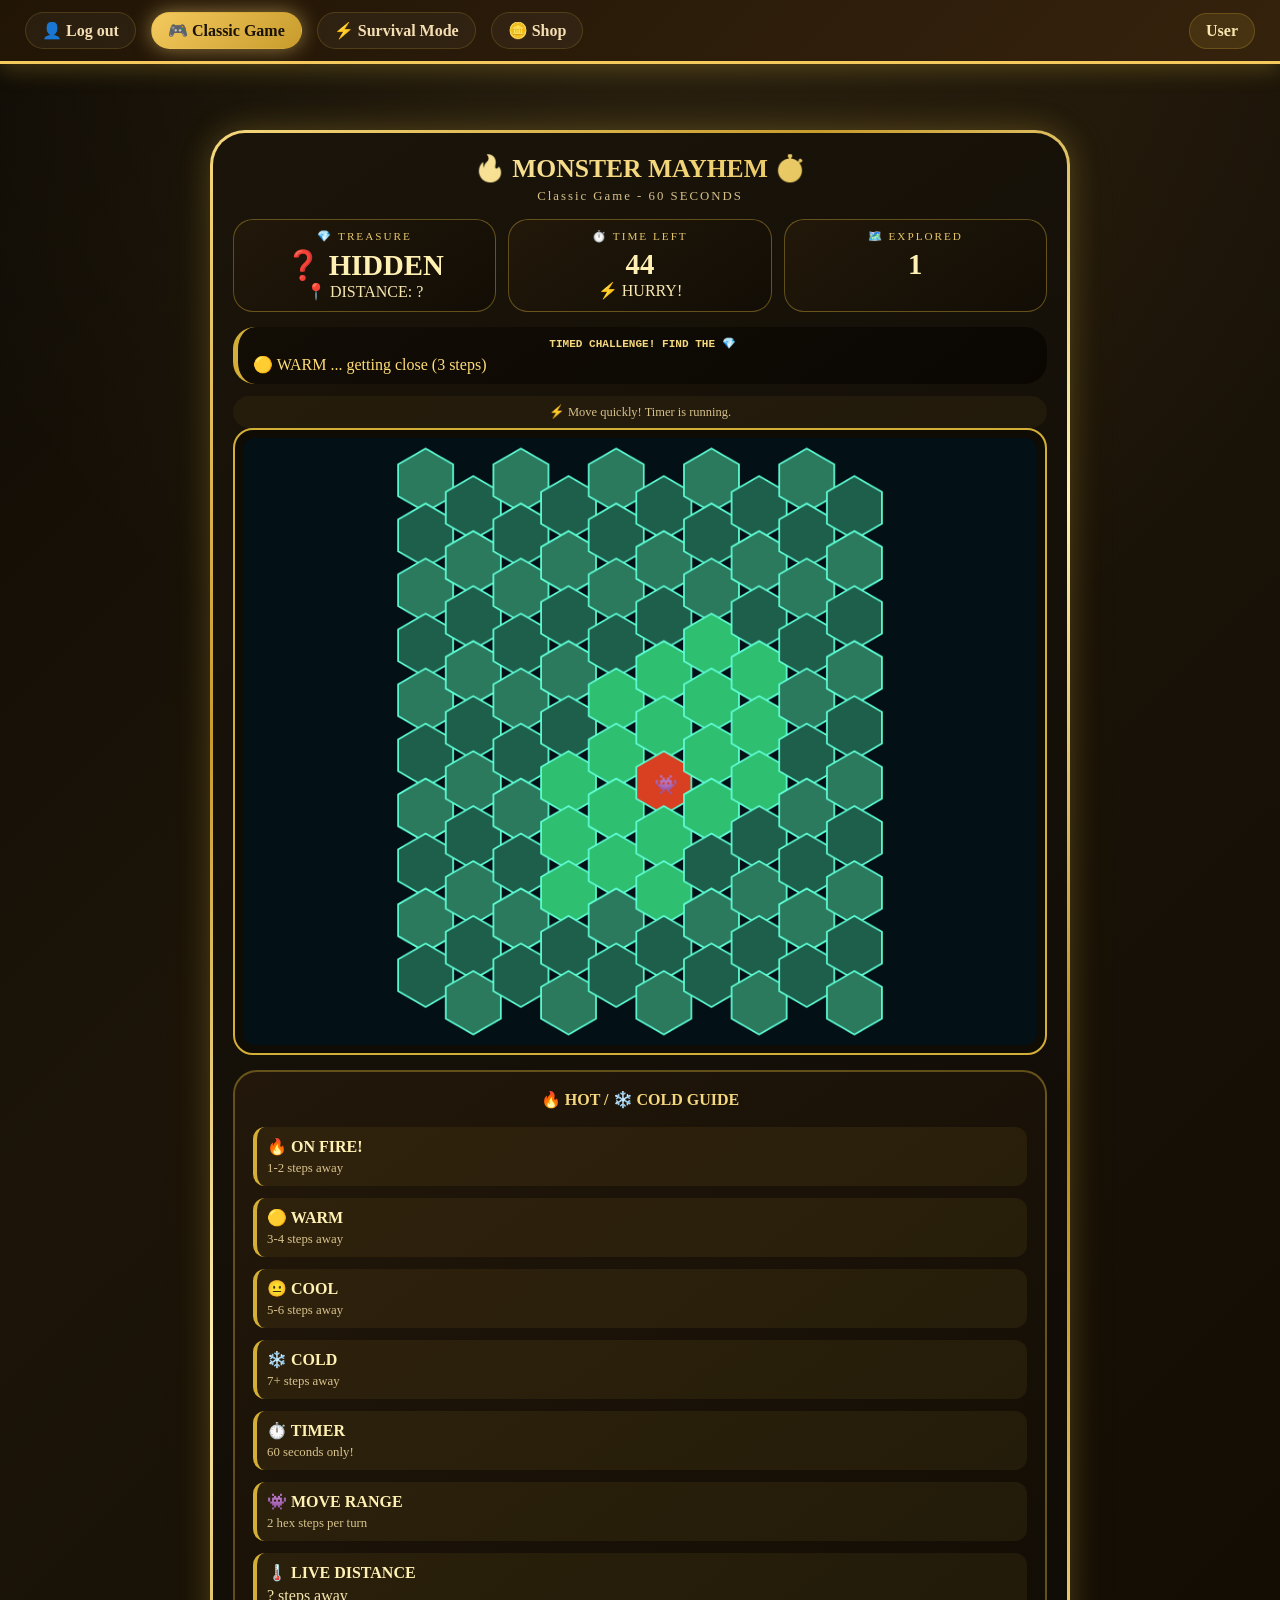
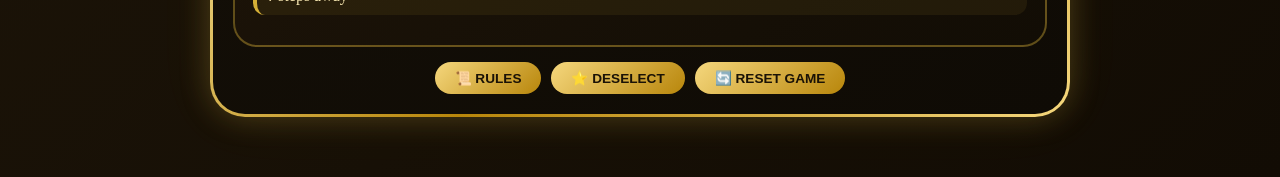
<file: index.html>
<!DOCTYPE html>
<html lang="en">
<head>
    <meta charset="UTF-8">
    <title>Monster Mayhem - Classic</title>
    <link rel="stylesheet" href="style.css">

</head>

<body>

<!-- TOP NAV BAR -navigation bar -->
<div class="top-nav fire-nav">
    <!-- Navigation links container -->
    <div class="nav-links">

        <!-- Logout button -->
        <a href="login.html">👤 Log out</a>
        <!-- Current active game page -->
        <a href="index.html" class="active">🎮 Classic Game</a>
        <a href="challenge.html">⚡ Survival Mode</a>
        <a href="shop.html">🪙 Shop </a>

    </div>

    <!-- Displays current username -->
    <div class="user-info" id="userDisplay">
     User

    </div>

</div>
<!-- Main outer game container -->
<div class="game-container fire-container">

    <!-- Decorative golden frame -->
    <div class="golden-frame fire-frame">

        <!-- Main game content area -->
        <div class="game-content fire-content">

            <!-- Title , Game title section -->
            <div class="game-header">

                <!-- Main title -->
                <div class="game-title fire-title">🔥 MONSTER MAYHEM ⏱️</div>
                <!-- Subtitle/game mode -->
                <div class="game-subtitle fire-subtitle">
                    Classic Game - 60 SECONDS
                </div>

            </div>
            <!-- Statistics panel -->
            <div class="stats-panel">

                <!-- Treasure status card -->
                <div class="stat-card fire-card">

                    <div class="stat-label">
                        💎 TREASURE
                    </div>

                    <!-- Updated with JavaScript -->
                    <div class="stat-value" id="treasureStatus">
                        ❓ HIDDEN

                    </div>

                    <!-- Distance hint display -->
                    <div class="hot-cold-mini" id="hotColdMini">
                        📍 DISTANCE: ?
                    </div>
                </div>

                <!-- Timer card -->
                <div class="stat-card fire-card">

                    <div class="stat-label">
                        ⏱️ TIME LEFT
                    </div>

                    <!-- Countdown timer -->
                    <div class="stat-value" id="timeLeftDisplay">
                         60

                    </div>

                    <!-- Timer warning badge -->
                    <div class="status-badge" id="timerBadge">
                        ⚡ HURRY!

                    </div>
                </div>

                <!-- Explored hex count -->
                <div class="stat-card fire-card">

                    <div class="stat-label">
                        🗺️ EXPLORED
                    </div>

                    <!-- Tracks explored tiles -->
                    <div class="stat-value" id="exploredCount">
                        0

                    </div>
                </div>

            </div>
            <!--STATUS AREA- Shows live game updates -->
            <div class="status-area fire-status">

                <!-- Main status message -->
                <div class="status-message" id="gameStatus">
                    🔥 TIMER RUNNING! Find the treasure!
                </div>

                <!-- Hot/cold hint text -->
                <div class="hot-cold" id="hotColdHint">
                    🌡️ DISTANCE: ?
                </div>

            </div>

            <!-- Additional instructions -->
            <div class="status-detail" id="statusDetail">

                ⏱️ You have 60 seconds!
                Click BRIGHT ORANGE hexes to move!
                Find treasure before time runs out!

            </div>

            <!-- GAME AND SIDE PANEL -->
            <!-- Layout containing canvas and side info -->
            <div class="game-layout">

                <!-- GAME CANVAS -->

                <!-- Container for canvas -->
                <div class="canvas-wrapper">

                    <!-- Main game rendering area -->
                    <canvas
                        id="hexCanvas"
                        width="850"
                        height="650">
                    </canvas>

                </div>

                <!-- SIDE PANEL -->

                <!-- Information/help panel -->
                <div class="side-panel fire-side">

                    <!-- Side panel heading -->
                    <h3>🔥 HOT / ❄️ COLD GUIDE</h3>

                    <!-- Distance guide -->
                    <div class="info-box fire-info">

                        <strong>🔥 ON FIRE!</strong>

                        <p>1-2 steps away</p>

                    </div>

                    <!-- Warm distance guide -->
                    <div class="info-box fire-info">

                        <strong>🟡 WARM</strong>

                        <p>3-4 steps away</p>

                    </div>

                    <!-- Cool distance guide -->
                    <div class="info-box fire-info">

                        <strong>😐 COOL</strong>

                        <p>5-6 steps away</p>

                    </div>

                    <!-- Cold distance guide -->
                    <div class="info-box fire-info">

                        <strong>❄️ COLD</strong>

                        <p>7+ steps away</p>

                    </div>

                    <!-- Timer explanation -->
                    <div class="info-box fire-info">

                        <strong>⏱️ TIMER</strong>

                        <p>60 seconds only!</p>

                    </div>

                    <!-- Move range explanation -->
                    <div class="info-box fire-info">

                        <strong>👾 MOVE RANGE</strong>

                        <p>2 hex steps per turn</p>

                    </div>

                    <!-- Live distance tracker -->
                    <div class="info-box fire-info live-feed">

                        <strong>🌡️ LIVE DISTANCE</strong>

                        <!-- Updated dynamically -->
                        <div id="sideHotCold">

                            ? steps away

                        </div>
                    </div>

                </div>

            </div>

            <!-- BUTTONS -->

            <!-- Control buttons area -->
            <div class="button-panel">

                <!-- Opens rules popup -->
                <button class="btn-fire" id="infoBtn">
                    📜 RULES
                </button>

                <!-- Removes selected tile -->
                <button
                    class="btn-fire btn-dark"
                    id="deselectBtn">
                    ⭐ DESELECT
                </button>

                <!-- Restarts game -->
                <button
                    class="btn-fire btn-dark"
                    id="resetBtn">

                    🔄 RESET GAME

                </button>
            </div>

        </div>

    </div>

</div>

<!-- RULES MODAL -->

<!-- Popup window for game rules -->
<div id="infoModal" class="modal">

    <!-- Modal content box -->
    <div class="modal-content fire-modal">

        <!-- Modal title -->
        <div class="modal-header">

            🔥 TIMED CHALLENGE RULES 🔥

        </div>

        <!-- Modal body -->
        <div class="modal-body">

            <!-- Rules list -->
            <ul>

                <!-- Time limit rule -->
                <li>
                    ⏱️
                    <strong>60 SECOND TIME LIMIT</strong>

                    - Find treasure before timer ends!
                </li>

                <!-- Treasure rule -->
                <li>
                    💎
                    <strong>HIDDEN TREASURE</strong>

                    - Invisible until you find it!
                </li>

                <!-- Hint system rule -->
                <li>
                    🔥
                    <strong>HOT/COLD HINTS</strong>

                    - Tells you how close you are!
                </li>

                <!-- Movement rule -->
                <li>
                    🟠
                    <strong>ORANGE HEXES</strong>

                    = Valid moves (2 step range)
                </li>

                <!-- Warning system rule -->
                <li>
                    ⚡
                    <strong>TIMER WARNING</strong>

                    - Red flash when 10 seconds left!
                </li>

                <!-- Win condition -->
                <li>
                    🏆
                    <strong>WIN</strong>

                    - Land on treasure before time expires!
                </li>

                <!-- Lose condition -->
                <li>
                    💀
                    <strong>LOSE</strong>

                    - Timer reaches 0 before finding treasure!
                </li>

            </ul>

        </div>

        <!-- Modal footer -->
        <div class="modal-footer">

            <!-- Closes popup -->
            <button class="btn-fire" id="closeModalBtn">

                GOT IT!

            </button>

        </div>

    </div>

</div>

<!-- Links external JavaScript game logic -->
<script src="script.js"></script>

</body>
</html>
</file>
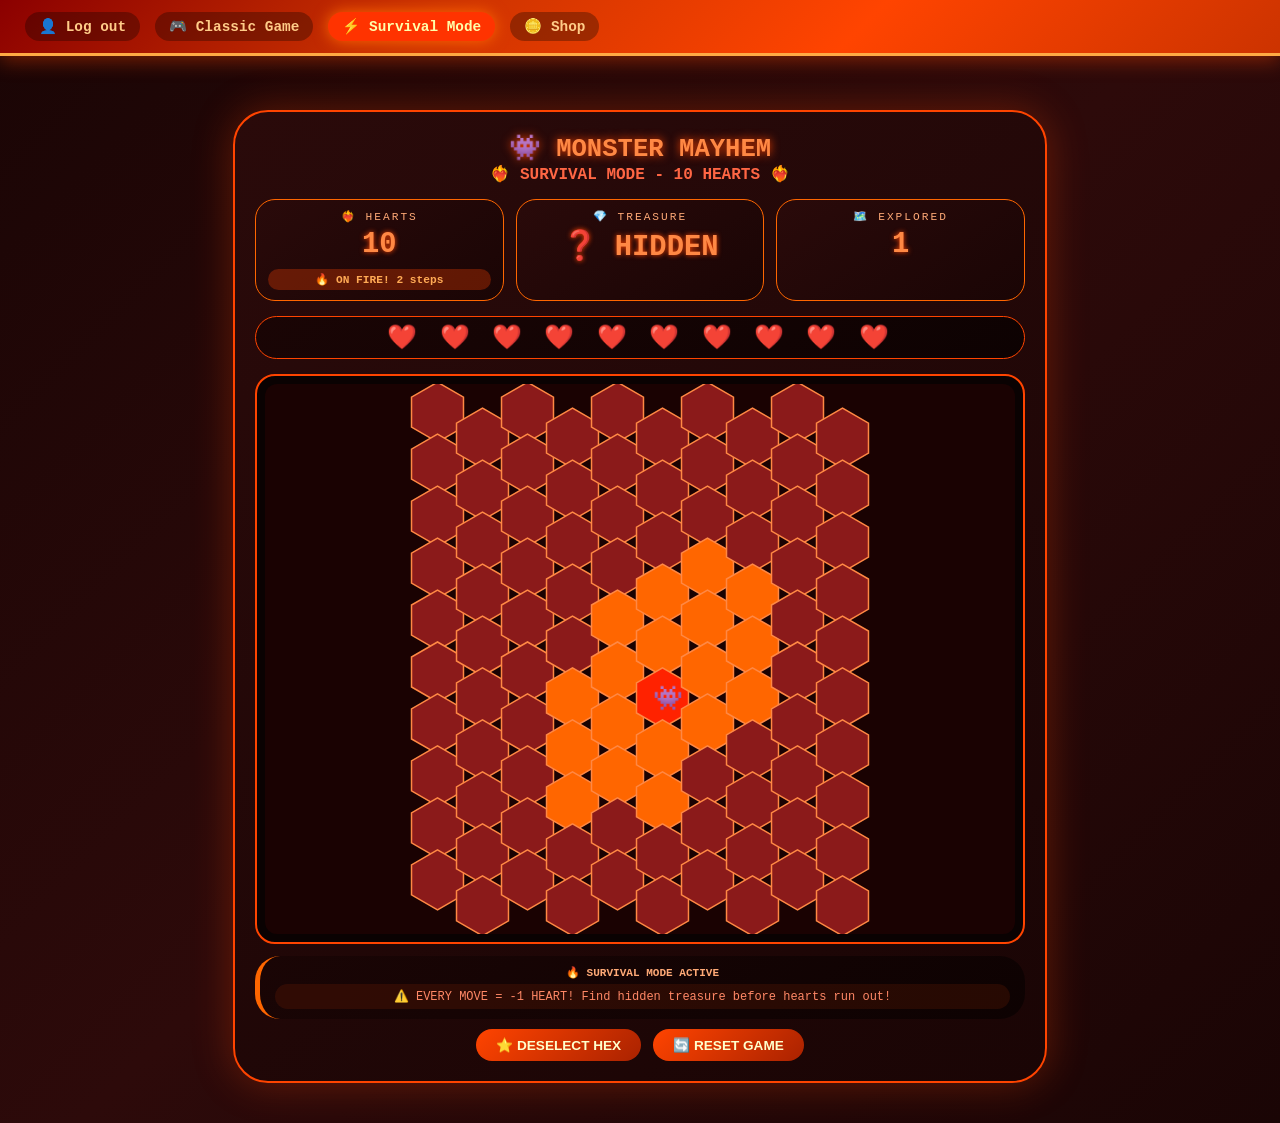
<file: challenge.html>
<!DOCTYPE html>

<!-- Declares HTML5 document type -->
<html lang="en">

<head>

    <!-- Sets website character encoding -->
    <meta charset="UTF-8">

    <!-- Makes website responsive on phones/tablets -->
    <meta name="viewport" content="width=device-width, initial-scale=1.0">

    <!-- Website title shown in browser tab -->
    <title>Monster Mayhem - FIRE SURVIVAL MODE | 10 Hearts</title>

    <!-- Links external CSS stylesheet -->
    <link rel="stylesheet" href="challenge.css">

</head>

<body>

<!-- TOP NAV -->

<!-- Navigation bar shown at top of page -->
<div class="top-nav">
    <div class="nav-links">
        <a href="login.html">👤 Log out </a>
        <a href="index.html">🎮 Classic Game</a>
        <a href="challange.html" class="active">
            ⚡ Survival Mode
        </a>
        <a href="shop.html">🪙 Shop </a>

    </div>

</div>

<!-- MAIN GAME CONTAINER -containing the whole game -->
<div class="game-container">

    <!-- HEADER - Game title section -->
    <div class="game-header">
        <!-- Main game title -->
        <h1>👾 MONSTER MAYHEM</h1>
        <!-- Game mode subtitle -->
        <h2>❤️‍🔥 SURVIVAL MODE - 10 HEARTS ❤️‍🔥</h2>

    </div>

    <!-- STATS -->
    <!-- Panel showing game statistics -->
    <div class="stats-panel">

        <!-- Hearts/lives card -->
        <div class="stat-card">

            <!-- Label text -->
            <div class="stat-label">❤️‍🔥 HEARTS</div>

            <!-- Dynamic hearts counter updated with JavaScript -->
            <div class="stat-value" id="heartsCount">10</div>

            <!-- Displays hot/cold distance hints -->
            <div class="hot-cold-mini" id="hotColdMini">
                📍 DISTANCE: ?
            </div>

        </div>

        <!-- Treasure status card -->
        <div class="stat-card">

            <!-- Label -->
            <div class="stat-label">💎 TREASURE</div>

            <!-- Shows treasure state (hidden/found) -->
            <div class="stat-value" id="treasureStatus">
                ❓ HIDDEN
            </div>

        </div>

        <!-- Explored hex count card -->
        <div class="stat-card">

            <!-- Label -->
            <div class="stat-label">🗺️ EXPLORED</div>

            <!-- Displays number of explored spaces -->
            <div class="stat-value" id="exploredCount">1</div>

        </div>

    </div>

    <!-- HEARTS -->

    <!-- Visual display of remaining player hearts -->
    <div class="hearts-visual" id="heartsVisual">

        <!-- Starting 10 hearts -->
        ❤️ ❤️ ❤️ ❤️ ❤️ ❤️ ❤️ ❤️ ❤️ ❤️

    </div>

    <!-- CANVAS -->

    <!-- Container for game canvas -->
    <div class="canvas-wrapper">

        <!-- Main game drawing area controlled by JavaScript -->
        <canvas id="gameCanvas" width="750" height="550"></canvas>

    </div>

    <!-- STATUS -->

    <!-- Area displaying game messages and hints -->
    <div class="status-area">

        <!-- Main game status message -->
        <div class="status-message" id="statusMsg">

            🔥 SURVIVAL MODE ACTIVE

        </div>

        <!-- Detailed instructions/status -->
        <div class="status-detail" id="statusDetail">

            ⚠️ EVERY MOVE = -1 HEART!
            Find hidden treasure before hearts run out!

        </div>

    </div>

    <!-- BUTTONS -->

    <!-- Button controls section -->
    <div class="button-panel">

        <!-- Button to remove selected hex -->
        <button class="btn-fire" id="deselectBtn">

            ⭐ DESELECT HEX

        </button>

        <!-- Button to restart/reset the game -->
        <button class="btn-fire" id="resetBtn">

            🔄 RESET GAME

        </button>

    </div>

</div>

<!-- RULES MODAL -->

<!-- Popup window showing survival mode rules -->
<div id="rulesModal" class="modal">

    <!-- Modal content container -->
    <div class="modal-content">

        <!-- Modal title/header -->
        <div class="modal-header">

            🔥 SURVIVAL MODE RULES 🔥

        </div>

        <!-- Modal body containing rules -->
        <div class="modal-body">

            <!-- Rules list -->
            <ul>

                <!-- Rule about starting hearts -->
                <li>
                    ❤️‍🔥 Start with
                    <strong>10 HEARTS</strong>
                </li>

                <!-- Rule explaining heart loss -->
                <li>
                    💀 <strong>EVERY MOVE</strong>
                    costs
                    <strong style="color:#ff0000">
                        -1 HEART
                    </strong>
                </li>

                <!-- Rule about winning -->
                <li>
                    💎 Find the
                    <strong>HIDDEN TREASURE</strong>
                    to WIN
                </li>

                <!-- Rule about hints -->
                <li>
                    🔥 <strong>HOT/COLD</strong>
                    hints tell you treasure distance
                </li>

                <!-- Rule about valid moves -->
                <li>
                    🟠 Only
                    <strong>BRIGHT ORANGE hexes</strong>
                    are valid moves
                </li>

                <!-- Rule about losing -->
                <li>
                    💀 Game OVER when hearts reach 0
                </li>

                <!-- Rule about total moves -->
                <li>
                    🏆 You have 10 moves total.
                    Make them count!
                </li>

            </ul>

        </div>

        <!-- Modal footer buttons -->
        <div class="modal-footer">

            <!-- Button to close rules popup -->
            <button class="btn-fire" id="closeModalBtn">

                GOT IT!

            </button>

        </div>

    </div>

</div>

<!-- Links external JavaScript game logic -->
<script src="challenge.js"></script>

</body>
</html>
</file>
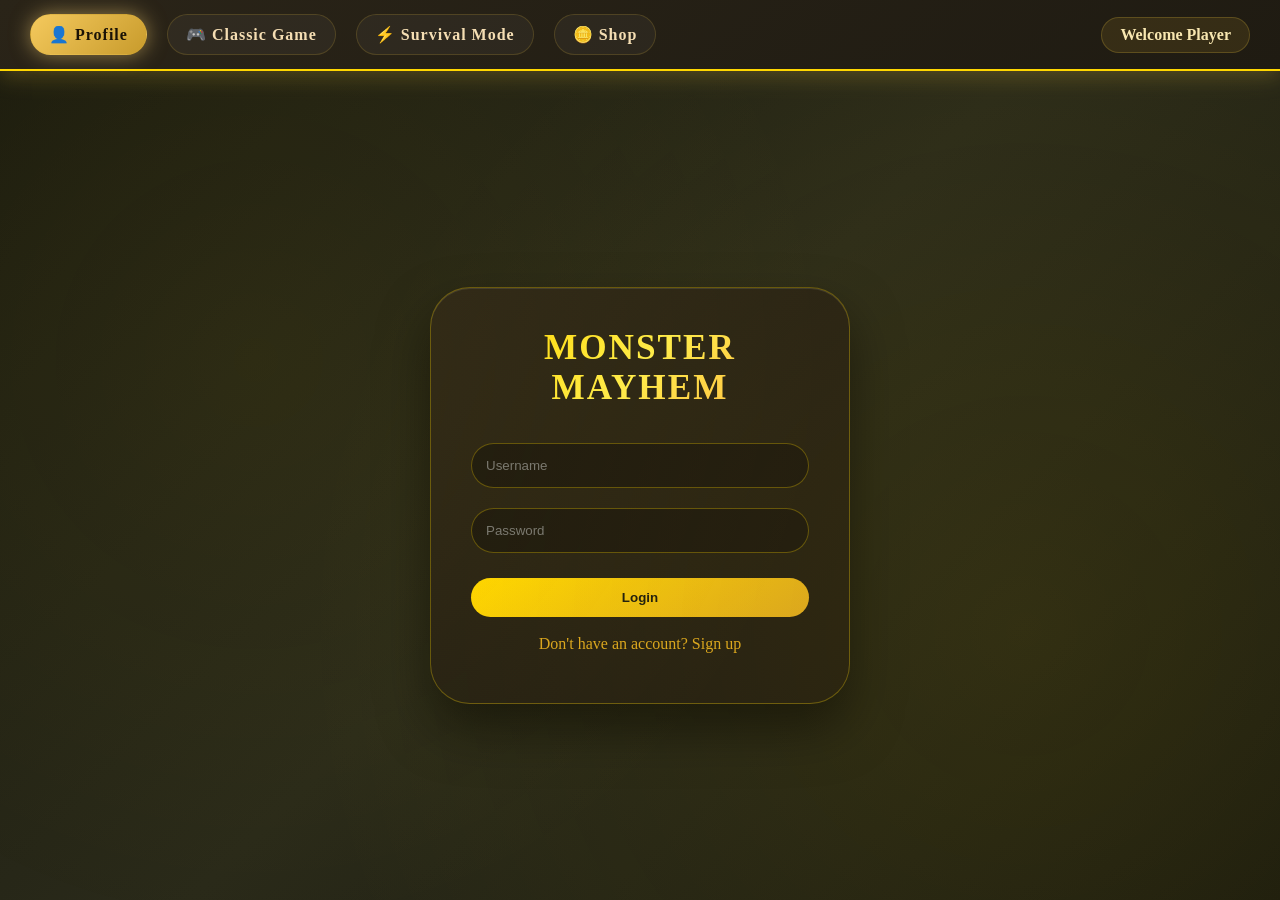
<file: login.html>
<!DOCTYPE html>
<html lang="en">
<head>
    <meta charset="UTF-8">
    <meta name="viewport" content="width=device-width, initial-scale=1.0">
    <title>Monster Mayhem - Login</title>

    <link rel="stylesheet" href="login.css">
</head>

<body>

<!-- NAVBAR -->
<div class="top-nav">
     <!--Navigate to different pages -->
    <div class="nav-links">
        <a href="login.html" class="active">👤 Profile</a>
        <a href="index.html">🎮 Classic Game</a>
        <a href="challenge.html">⚡ Survival Mode</a>
        <a href="shop.html">🪙 Shop</a>
    </div>

    <div class="user-info">
        Welcome Player
    </div>

</div>

<!-- LOGIN BOX -->
<div class="login-container">

    <h1>MONSTER MAYHEM</h1>

    <!-- LOGIN -->
    <div id="loginForm">
        <!--Where user can enter their details: name and password-->
        <input type="text" id="username" placeholder="Username">

        <input type="password" id="password" placeholder="Password">

        <button onclick="login()">Login</button>

        <div class="switch-mode" onclick="showSignup()">
            Don't have an account? Sign up
        </div>

    </div>

    <!-- SIGNUP -->
    <div id="signupForm" style="display:none">
        <!--For user that doesn't have an account-->
        <input type="text" id="newUsername" placeholder="Username">

        <input type="password" id="newPassword" placeholder="Password">

        <button onclick="signup()">Sign Up</button>

        <div class="switch-mode" onclick="showLogin()">
            Back to Login
        </div>

    </div>

    <!-- ERROR MESSAGE -->
    <div id="message" class="error"></div>

</div>

<script src="login.js"></script>

</body>
</html>
</file>
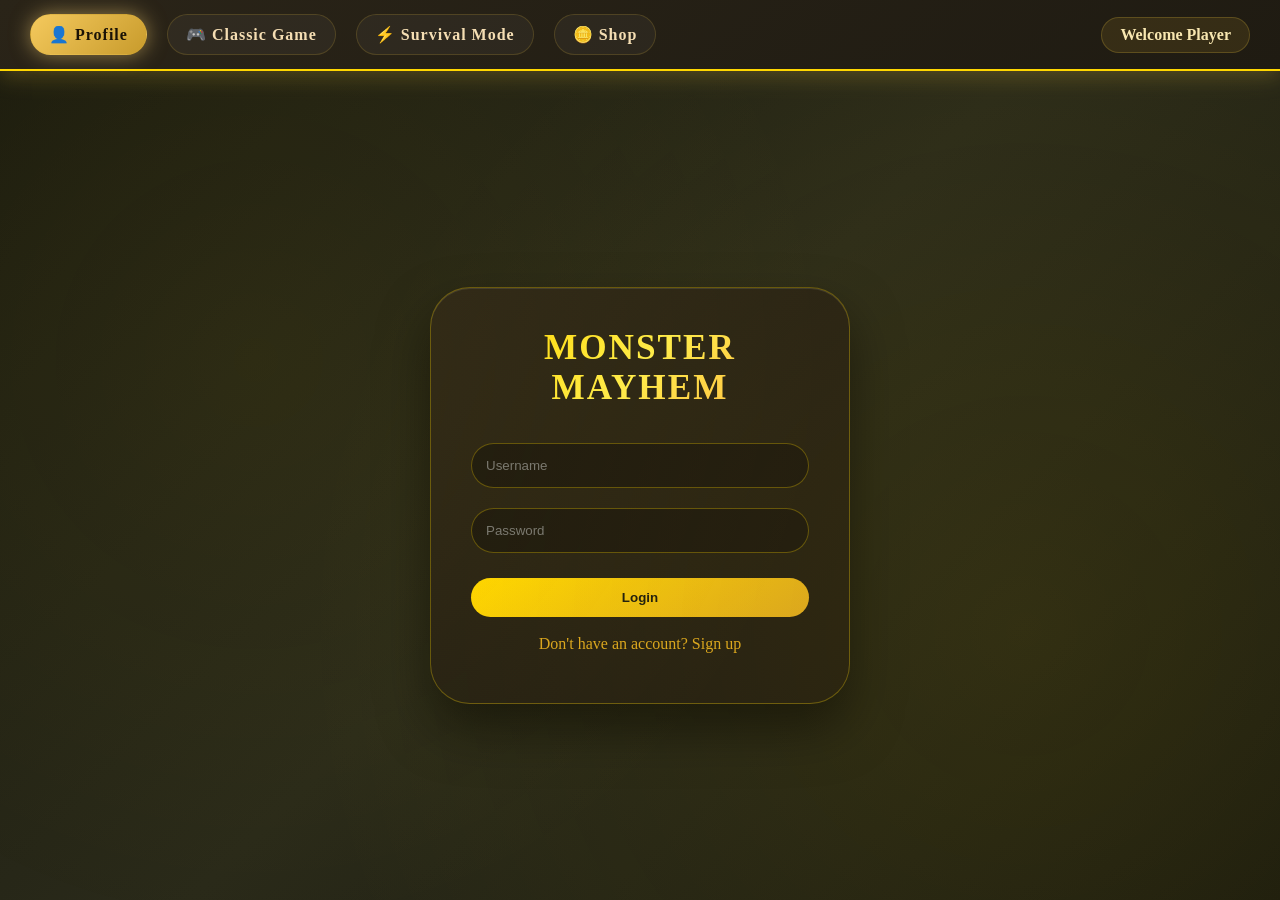
<file: shop.html>
<!DOCTYPE html>
<html lang="en">
<head>
    <meta charset="UTF-8">
    <title>Monster Mayhem - Shop</title>

    <link rel="stylesheet" href="shop.css">
</head>

<body>

<!-- TOP NAV BAR -->
<div class="top-nav">

    <div class="nav-links">
        <a href="login.html">👤 Log Out</a>
        <a href="index.html">🎮 Classic Game</a>
        <a href="challenge.html">⚡ Survival Mode</a>
        <a href="shop.html" class="active">🪙 Shop</a>
    </div>

    <div class="user-info" id="userDisplay">
        Not logged in
    </div>

</div>

<!-- MAIN CONTENT -->
<div class="main-content">

    <!-- SHOP SECTION -->
    <div class="shop-section">

        <h2>🛒 Character Shop</h2>

        <p class="shop-text">
            Spend coins to unlock monsters
        </p>

        <!-- CLASSIC -->
        <div class="character-item">
            <span>👾 Classic</span>
            <span>FREE</span>
            <span>Owned</span>
        </div>

        <!-- DRAGON -->
        <div class="character-item">
            <span>🐉 Dragon</span>
            <span>50 coins</span>
            <button onclick="buyCharacter('🐉', 50)">
                Buy
            </button>
        </div>

        <!-- GHOST -->
        <div class="character-item">
            <span>👻 Ghost</span>
            <span>100 coins</span>
            <button onclick="buyCharacter('👻', 100)">
                Buy
            </button>
        </div>

        <!-- SKULL -->
        <div class="character-item">
            <span>💀 Skull</span>
            <span>200 coins</span>
            <button onclick="buyCharacter('💀', 200)">
                Buy
            </button>
        </div>

    </div>

</div>

<script src="shop.js"></script>

</body>
</html>
</file>
<file: style.css>
/* ========== RESET ========== */

* {
    margin: 0;
    padding: 0;
    box-sizing: border-box;
    user-select: none;
}

/* ========== BODY ========== */

body {
    background:
        radial-gradient(circle at top, rgba(255,215,120,0.08), transparent 40%),
        linear-gradient(135deg, #0f0b05 0%, #1c1408 40%, #120c04 100%);

    font-family: 'Georgia', 'Times New Roman', serif;

    min-height: 100vh;

    color: #f7e7b0;

    display: flex;
    justify-content: center;
    align-items: center;

    padding: 20px;
}

/* ========== NAVBAR ========== */

.top-nav {
    background: linear-gradient(135deg, #1a1208, #2d1d0d);

    padding: 12px 25px;

    display: flex;
    justify-content: space-between;
    align-items: center;

    flex-wrap: nowrap;

    position: fixed;
    top: 0;
    left: 0;
    right: 0;

    z-index: 100;

    border-bottom: 2px solid #d4af37;

    box-shadow: 0 6px 20px rgba(212,175,55,0.25);
}

.fire-nav {
    background: linear-gradient(135deg, #211506, #35220d);
    border-bottom: 3px solid #f4c95d;
}

/* NAV LINKS */

.nav-links {
    display: flex;

    flex-direction: row;
    flex-wrap: nowrap;

    gap: 15px;

    align-items: center;
}

.nav-links a {
    color: #f5deb3;

    text-decoration: none;

    font-weight: bold;

    padding: 8px 16px;

    border-radius: 30px;

    background: rgba(255,255,255,0.04);

    border: 1px solid rgba(212,175,55,0.2);

    transition: all 0.3s ease;

    white-space: nowrap;
}

.nav-links a:hover {
    background: linear-gradient(135deg, #d4af37, #f5d77d);

    color: #1b1205;

    transform: scale(1.05);

    box-shadow: 0 0 18px rgba(212,175,55,0.45);
}

.nav-links a.active {
    background: linear-gradient(135deg, #f4c95d, #c89b2c);

    color: #1a1206;

    box-shadow: 0 0 20px rgba(255,215,120,0.5);
}

.user-info {
    color: #f8e7b0;

    font-weight: bold;

    background: rgba(212,175,55,0.12);

    padding: 8px 16px;

    border-radius: 30px;

    border: 1px solid rgba(212,175,55,0.25);

    white-space: nowrap;
}

/* ========== MAIN CONTAINER ========== */

.game-container {
    max-width: 900px;

    width: 100%;

    margin: 90px auto 20px auto;

    padding: 20px;
}

/* FRAME */

.golden-frame {
    background: linear-gradient(
        135deg,
        #f5d77d,
        #c89b2c,
        #fff1b0,
        #b8860b,
        #f5d77d
    );

    padding: 3px;

    border-radius: 35px;

    box-shadow:
        0 0 30px rgba(212,175,55,0.25),
        0 0 60px rgba(255,215,120,0.06);
}

.game-content {
    background: linear-gradient(145deg, #1a140a 0%, #0f0b05 100%);

    border-radius: 32px;

    padding: 20px;
}

/* ========== HEADER ========== */

.game-header {
    text-align: center;

    margin-bottom: 15px;
}

.game-title {
    font-size: 1.6em;

    font-weight: bold;

    background: linear-gradient(
        135deg,
        #fff4c2,
        #f5d77d,
        #d4af37
    );

    -webkit-background-clip: text;
    background-clip: text;

    color: transparent;
}

.game-subtitle {
    color: #d6c08b;

    font-size: 0.8em;

    margin-top: 5px;

    letter-spacing: 2px;
}

/* ========== STATS ========== */

.stats-panel {
    display: flex;

    justify-content: space-around;

    gap: 12px;

    margin-bottom: 15px;
}

.stat-card {
    background: linear-gradient(145deg, #22180a, #120d05);

    padding: 10px 12px;

    border-radius: 20px;

    text-align: center;

    border: 1px solid rgba(212,175,55,0.4);

    flex: 1;
}

.stat-label {
    display: block;

    color: #e6c86a;

    font-size: 0.7em;

    letter-spacing: 2px;

    margin-bottom: 5px;
}

.stat-value {
    display: block;

    color: #fff0b3;

    font-size: 1.8em;

    font-weight: bold;
}

/* ========== GAME LAYOUT ========== */

.game-layout {
    display: flex;

    flex-direction: column;

    gap: 15px;

    margin-bottom: 15px;
}

/* CANVAS */

.canvas-wrapper {
    width: 100%;

    background: #0f0b05;

    border-radius: 20px;

    padding: 8px;

    border: 2px solid #d4af37;
}

#hexCanvas {
    border-radius: 12px;

    cursor: pointer;

    display: block;

    background: #0b0803;

    width: 100%;

    height: auto;
}

/* SIDE PANEL */

.side-panel {
    width: 100%;

    background: linear-gradient(145deg, #22170a, #120d05);

    border-radius: 24px;

    padding: 18px;

    border: 2px solid rgba(212,175,55,0.4);
}

.side-panel h3 {
    color: #f5d77d;

    text-align: center;

    margin-bottom: 18px;

    font-size: 1em;
}

.info-box {
    background: rgba(212,175,55,0.08);

    border-left: 4px solid #d4af37;

    padding: 10px;

    margin-bottom: 12px;

    border-radius: 12px;
}

.info-box strong {
    color: #fff0b3;

    display: block;

    margin-bottom: 5px;
}

.info-box p {
    color: #d9c38d;

    font-size: 0.8em;
}

/* ========== STATUS ========== */

.status-area {
    background: linear-gradient(145deg, #120d05, #0a0703);

    border-radius: 22px;

    padding: 10px 15px;

    margin: 12px 0;

    border-left: 5px solid #d4af37;
}

.status-message {
    font-family: monospace;

    font-size: 0.85em;

    color: #f5d77d;

    font-weight: bold;

    text-align: center;

    margin-bottom: 5px;
}

.status-detail {
    text-align: center;

    color: #d6c08b;

    font-size: 0.78em;

    padding: 8px;

    background: rgba(212,175,55,0.06);

    border-radius: 18px;
}

/* ========== BUTTONS ========== */

.button-panel {
    display: flex;

    gap: 10px;

    justify-content: center;

    margin-top: 10px;

    flex-wrap: wrap;
}

.btn-fire {
    background: linear-gradient(135deg, #f5d77d, #b8860b);

    color: #1a1206;

    border: none;

    padding: 8px 20px;

    border-radius: 35px;

    font-weight: bold;

    font-size: 0.85em;

    cursor: pointer;

    transition: all 0.3s ease;
}

.btn-fire:hover {
    transform: scale(1.05);

    background: linear-gradient(135deg, #fff0b3, #d4af37);

    box-shadow: 0 0 18px rgba(255,215,120,0.35);
}

/* ========== MODAL ========== */

.modal {
    display: none;

    position: fixed;

    top: 0;
    left: 0;

    width: 100%;
    height: 100%;

    background: rgba(0,0,0,0.92);

    justify-content: center;
    align-items: center;

    z-index: 1000;
}

/* ========== RESPONSIVE ========== */

@media (max-width: 800px) {

    body {
        padding: 10px;
    }

    .stats-panel {
        flex-direction: column;
    }
}
</file>
<file: challenge.css>
/* RESET */
/* Removes default browser spacing and makes sizing easier to control */
* {
    margin: 0;
    padding: 0;
    box-sizing: border-box;

    /* Prevents users from highlighting text accidentally */
    user-select: none;
}

/* Main page styling */
body {

    /* Creates a dark red gradient background */
    background: linear-gradient(135deg, #1a0505 0%, #2d0a0a 50%, #1a0505 100%);

    /* Sets website font style */
    font-family: 'Courier New', 'Georgia', monospace;

    /* Makes page always fill screen height */
    min-height: 100vh;

    /* Centers website content horizontally and vertically */
    display: flex;
    justify-content: center;
    align-items: center;

    /* Adds spacing around edges */
    padding: 20px;
}

/* ========== NAVBAR (FIXED LIKE SHOP PAGE) ========== */

/* Top navigation bar styling */
.top-nav {

    /* Fire-themed gradient background */
    background: linear-gradient(135deg, #8b0000, #cc3300, #ff4400, #cc3300);

    padding: 12px 25px;

    /* Places logo and links side-by-side */
    display: flex;
    justify-content: space-between;
    align-items: center;

    /* Prevents navbar items from stacking vertically */
    flex-wrap: nowrap;

    /* Keeps navbar fixed at top while scrolling */
    position: fixed;
    top: 0;
    left: 0;
    right: 0;

    /* Keeps navbar above all content */
    z-index: 100;

    /* Adds glowing shadow effect */
    box-shadow: 0 5px 20px rgba(255, 68, 0, 0.4);

    /* Bottom border highlight */
    border-bottom: 3px solid #ffaa44;
}

/* NAV LINKS CONTAINER */

/* Controls layout of navigation links */
.nav-links {
    display: flex;

    /* Forces links into one row */
    flex-direction: row;
    flex-wrap: nowrap;

    /* Space between links */
    gap: 15px;
    align-items: center;
}

/* LINKS */

/* Individual navbar link styling */
.nav-links a {

    /* Text color */
    color: #ffcc88;

    /* Removes underline */
    text-decoration: none;

    font-weight: bold;

    /* Adds button-like spacing */
    padding: 6px 14px;
    border-radius: 25px;

    /* Transparent dark background */
    background: rgba(0,0,0,0.3);

    /* Smaller text size */
    font-size: 0.9em;

    /* Smooth hover animation */
    transition: all 0.3s;

    /* Prevents text inside button from wrapping */
    white-space: nowrap;
}

/* Hover effect for navigation buttons */
.nav-links a:hover {

    /* Changes background color when hovered */
    background: #ff4400;

    /* Makes text white */
    color: white;

    /* Slight zoom animation */
    transform: scale(1.05);
}

/* Active page button styling */
.nav-links a.active {

    /* Highlights current page */
    background: #ff3300;
    color: #ffffaa;

    /* Glow effect */
    box-shadow: 0 0 15px #ff6600;
}

/* ========== MAIN GAME CONTAINER ========== */

/* Main box containing the game */
.game-container {

    /* Maximum width of game area */
    max-width: 900px;

    /* Creates space below navbar */
    margin: 90px auto 20px auto;

    padding: 20px;

    /* Dark gradient background */
    background: linear-gradient(145deg, #2a0a0a 0%, #1a0505 100%);

    /* Rounded corners */
    border-radius: 35px;

    /* Orange border */
    border: 2px solid #ff4400;

    /* Outer glowing effect */
    box-shadow: 0 0 40px rgba(255, 68, 0, 0.3);
}

/* HEADER */

/* Centers title section */
.game-header {
    text-align: center;
    margin-bottom: 15px;
}

/* Main game title */
.game-header h1 {

    /* Orange glowing text */
    color: #ff8844;
    text-shadow: 0 0 10px #ff4400;

    /* Large title size */
    font-size: 1.6em;
}

/* Subtitle styling */
.game-header h2 {
    color: #ff6644;
    font-size: 1em;
}

/* STATS */

/* Layout for stats cards */
.stats-panel {

    /* Places cards side-by-side */
    display: flex;
    justify-content: space-around;

    gap: 12px;
    margin-bottom: 15px;
}

/* Individual stat box */
.stat-card {

    /* Dark panel background */
    background: linear-gradient(145deg, #2a0a0a, #1a0505);

    padding: 10px 12px;

    /* Rounded corners */
    border-radius: 20px;

    text-align: center;

    /* Orange border */
    border: 1px solid #ff6600;

    /* Makes cards equal width */
    flex: 1;
}

/* Small label text inside stat card */
.stat-label {
    display: block;
    color: #ffaa77;
    font-size: 0.7em;

    /* Adds spacing between letters */
    letter-spacing: 2px;

    margin-bottom: 5px;
}

/* Large stat number display */
.stat-value {
    display: block;

    color: #ff8844;
    font-size: 1.8em;
    font-weight: bold;

    /* Glow effect */
    text-shadow: 0 0 5px #ff4400;
}

/* Small hot/cold indicator */
.hot-cold-mini {
    margin-top: 8px;

    font-size: 0.7em;
    color: #ffaa55;

    /* Transparent background */
    background: rgba(255, 68, 0, 0.3);

    padding: 4px 8px;

    border-radius: 20px;
    font-weight: bold;
}

/* HEARTS */

/* Displays player lives/hearts */
.hearts-visual {
    text-align: center;

    /* Large heart icons */
    font-size: 1.5em;

    letter-spacing: 4px;
    margin-bottom: 15px;

    padding: 6px;

    /* Dark panel background */
    background: linear-gradient(145deg, #1a0505, #0d0202);

    border-radius: 40px;

    border: 1px solid #ff4400;
}

/* CANVAS */

/* Container around game canvas */
.canvas-wrapper {

    /* Centers canvas */
    display: flex;
    justify-content: center;

    margin: 10px 0;

    background: #0a0202;

    border-radius: 20px;
    padding: 8px;

    border: 2px solid #ff4400;
}

/* Actual game canvas */
#gameCanvas {

    /* Rounded game area */
    border-radius: 12px;

    /* Cursor changes to pointer */
    cursor: pointer;

    display: block;

    background: #0a0202;

    /* Makes canvas responsive */
    width: 100%;
}

/* STATUS */

/* Area showing game messages */
.status-area {

    /* Dark panel background */
    background: linear-gradient(145deg, #1a0505, #0d0202);

    border-radius: 25px;

    padding: 10px 15px;

    margin: 12px 0 8px 0;

    /* Orange side highlight */
    border-left: 5px solid #ff6600;
}

/* Main status text */
.status-message {
    font-family: monospace;

    font-size: 0.85em;
    color: #ffaa77;

    font-weight: bold;
    text-align: center;

    margin-bottom: 5px;
}

/* Additional status details */
.status-detail {
    text-align: center;

    color: #ff8866;

    font-size: 0.75em;

    padding: 5px;

    /* Transparent background */
    background: rgba(255, 68, 0, 0.1);

    border-radius: 15px;
}

/* BUTTONS */

/* Layout for button section */
.button-panel {

    display: flex;

    gap: 12px;

    justify-content: center;

    margin-top: 10px;
}

/* Main fire-themed buttons */
.btn-fire {

    /* Fire gradient effect */
    background: linear-gradient(135deg, #ff4400, #aa2200);

    color: #ffffcc;

    border: none;

    padding: 8px 20px;

    border-radius: 35px;

    font-weight: bold;
    font-size: 0.85em;

    /* Shows clickable cursor */
    cursor: pointer;

    /* Smooth animations */
    transition: all 0.3s;
}

/* Button hover animation */
.btn-fire:hover {

    /* Slight zoom effect */
    transform: scale(1.05);

    /* Brighter gradient */
    background: linear-gradient(135deg, #ff6611, #cc3300);

    /* Glow effect */
    box-shadow: 0 0 15px #ff6600;
}

/* MODAL */

/* Popup overlay styling */
.modal {

    /* Hidden by default */
    display: none;

    /* Covers entire screen */
    position: fixed;
    top: 0;
    left: 0;
    width: 100%;
    height: 100%;

    /* Dark transparent background */
    background: rgba(0,0,0,0.9);

    /* Centers modal content */
    justify-content: center;
    align-items: center;

    /* Appears above everything */
    z-index: 1000;
}

/* RESPONSIVE */

/* Mobile screen adjustments */
@media (max-width: 800px) {

    /* Smaller body padding on mobile */
    body {
        padding: 10px;
    }

    /* Keeps navbar horizontal on mobile */
    .top-nav {
        flex-direction: row;
        flex-wrap: nowrap;
    }

    /* Stacks stat cards vertically on small screens */
    .stats-panel {
        flex-direction: column;
    }
}
</file>
<file: login.css>
/* RESET */
/* Removes default spacing and ensures consistent box sizing across elements */
* {
    margin: 0;
    padding: 0;
    box-sizing: border-box;

    /* Prevents text selection for a game-like UI feel */
    user-select: none;
}

/* MAIN PAGE STYLING */
body {

    /* Ensures page fills full screen height */
    min-height: 100vh;

    /* Dark gold-themed gradient background */
    background: linear-gradient(135deg, #1a1a0f 0%, #2a2a1a 50%, #1a1a0f 100%);

    /* Classic serif font for elegant UI style */
    font-family: 'Georgia', serif;

    /* Centers main content horizontally and vertically */
    display: flex;
    justify-content: center;
    align-items: center;

    /* Needed for glowing background effect positioning */
    position: relative;
}

/* GOLD GLOW BACKGROUND EFFECT */
/* Adds animated ambient lighting behind everything */
body::before {

    content: '';

    /* Covers full screen */
    position: fixed;
    inset: 0;

    /* Prevents blocking clicks */
    pointer-events: none;

    /* Gold glowing light spots */
    background:
        radial-gradient(circle at 20% 40%, rgba(255,215,0,0.05), transparent 50%),
        radial-gradient(circle at 80% 70%, rgba(255,215,0,0.08), transparent 60%);

    /* Subtle animation effect */
    animation: shimmer 3s ease-in-out infinite;
}

/* Glow animation */
@keyframes shimmer {
    0%, 100% { opacity: 0.5; }
    50% { opacity: 1; }
}

/* ================= NAV BAR ================= */

/* Fixed top navigation bar */
.top-nav {

    position: fixed;
    top: 0;
    left: 0;
    right: 0;

    /* Dark gold-themed background */
    background: linear-gradient(145deg, #2a2418, #1f1b12);

    padding: 14px 30px;

    /* Aligns items left/right */
    display: flex;
    justify-content: space-between;
    align-items: center;

    /* Gold bottom border */
    border-bottom: 2px solid #ffd700;

    z-index: 100;

    /* Soft glow shadow */
    box-shadow: 0 6px 20px rgba(212,175,55,0.25);

    /* Prevents items wrapping onto new line */
    flex-wrap: nowrap;
}

/* NAV LINKS CONTAINER */
.nav-links {

    display: flex;
    gap: 20px;

    /* Forces single row layout */
    flex-direction: row;
    flex-wrap: nowrap;

    align-items: center;
}

/* NAV LINKS */
.nav-links a {

    /* Gold-tinted text */
    color: #f5deb3;

    text-decoration: none;
    font-weight: bold;

    letter-spacing: 1px;

    padding: 10px 18px;

    border-radius: 30px;

    /* Smooth hover animation */
    transition: all 0.35s ease;

    /* Slight transparent background */
    background: rgba(255,255,255,0.04);

    /* Subtle border */
    border: 1px solid rgba(212,175,55,0.2);

    /* Prevents text wrapping inside buttons */
    white-space: nowrap;
}

/* NAV HOVER EFFECT */
.nav-links a:hover {

    /* Gold glow effect */
    background: linear-gradient(135deg, #d4af37, #f5d77d);

    color: #1b1205;

    /* Lift effect */
    transform: translateY(-2px);

    /* Glow shadow */
    box-shadow: 0 0 18px rgba(212,175,55,0.45);
}

/* ACTIVE PAGE LINK */
.nav-links a.active {

    /* Strong gold highlight */
    background: linear-gradient(135deg, #f4c95d, #c89b2c);

    color: #1a1206;

    /* Strong glow */
    box-shadow: 0 0 20px rgba(255,215,120,0.5);
}

/* USER INFO DISPLAY */
.user-info {

    /* Gold text */
    color: #f8e7b0;

    font-weight: bold;

    /* Soft gold background */
    background: rgba(212,175,55,0.12);

    padding: 8px 18px;

    border-radius: 30px;

    /* Subtle border */
    border: 1px solid rgba(212,175,55,0.25);
}

/* ================= LOGIN BOX ================= */

/* Main login container box */
.login-container {

    background: linear-gradient(145deg, #2a2418, #1f1b12);

    border-radius: 40px;

    padding: 40px;

    /* Soft gold border */
    border: 1px solid rgba(255,215,0,0.3);

    /* Shadow depth effect */
    box-shadow:
        0 25px 50px rgba(0,0,0,0.5),
        inset 0 1px 0 rgba(255,255,255,0.1);

    width: 420px;

    /* Pushes login box below navbar */
    margin-top: 90px;
}

/* MAIN TITLE */
h1 {

    text-align: center;

    font-size: 2.2em;

    font-weight: bold;

    /* Gold gradient text effect */
    background: linear-gradient(135deg, #ffd700, #ffed4e, #ffb347);

    -webkit-background-clip: text;
    color: transparent;

    letter-spacing: 2px;

    margin-bottom: 25px;
}

/* INPUT FIELDS */
input {

    width: 100%;

    padding: 14px;

    margin: 10px 0;

    background: #1a1610;

    border: 1px solid rgba(255,215,0,0.3);

    border-radius: 30px;

    color: #ffed9e;

    outline: none;

    transition: 0.3s;
}

/* INPUT FOCUS EFFECT */
input:focus {

    border-color: #ffd700;

    /* Glow effect when typing */
    box-shadow: 0 0 10px rgba(255,215,0,0.3);
}

/* BUTTONS */
button {

    width: 100%;

    padding: 12px;

    margin-top: 15px;

    /* Gold button gradient */
    background: linear-gradient(145deg, #ffd700, #daa520);

    border: none;

    border-radius: 40px;

    font-weight: bold;

    cursor: pointer;

    color: #1a1a0f;

    transition: 0.3s;
}

/* BUTTON HOVER EFFECT */
button:hover {

    transform: translateY(-2px);

    /* Adds glow shadow */
    box-shadow: 0 6px 15px rgba(255,215,0,0.3);
}

/* SWITCH LOGIN/SIGNUP TEXT */
.switch-mode {

    text-align: center;

    margin-top: 18px;

    color: #daa520;

    cursor: pointer;
}

/* HOVER FOR SWITCH TEXT */
.switch-mode:hover {
    color: #ffd700;
}

/* ERROR MESSAGE */
.error {

    color: #ff9900;

    text-align: center;

    margin-top: 10px;
}

/* ================= RESPONSIVE DESIGN ================= */

/* Adjusts layout for smaller screens */
@media (max-width: 800px) {

    /* Prevent navbar wrapping */
    .top-nav {
        flex-wrap: nowrap;
    }

    /* Reduces spacing between links */
    .nav-links {
        gap: 10px;
    }

    /* Smaller buttons for mobile */
    .nav-links a {
        padding: 8px 12px;
        font-size: 0.8em;
    }

    /* Login box becomes responsive */
    .login-container {
        width: 90%;
    }
}
</file>
<file: shop.css>
/* RESET */
/* Removes default browser spacing and ensures consistent layout sizing */
* {
    margin: 0;
    padding: 0;
    box-sizing: border-box;
}

/* BODY */
/* Sets overall page theme, background, font, and default text color */
body {
    min-height: 100vh;

    /* Gold-themed layered background (radial glow + gradient) */
    background:
        radial-gradient(circle at top, rgba(255,215,120,0.08), transparent 40%),
        linear-gradient(135deg, #0f0b05 0%, #1c1408 45%, #120c04 100%);

    font-family: Georgia, "Times New Roman", serif;

    /* Default text color for shop page */
    color: #f5d77d;
}

/* ========== TOP NAV ========== */
/* Fixed navigation bar at top of page */
.top-nav {

    position: fixed;
    top: 0;
    width: 100%;

    /* Dark gold gradient bar */
    background: linear-gradient(135deg, #1a1208, #2d1d0d);

    padding: 14px 35px;

    /* Aligns nav items left and right */
    display: flex;
    justify-content: space-between;
    align-items: center;

    border-bottom: 2px solid #d4af37;

    /* Soft glow shadow */
    box-shadow: 0 6px 20px rgba(212,175,55,0.25);

    z-index: 1000;
}

/* NAV LINKS CONTAINER */
/* Holds all navigation buttons in a row */
.nav-links {
    display: flex;
    gap: 18px;
}

/* NAV LINKS */
/* Styling for each navigation button */
.nav-links a {

    color: #f5d77d;
    text-decoration: none;
    font-weight: bold;

    padding: 10px 18px;

    border-radius: 30px;

    transition: all 0.3s ease;

    /* Transparent gold-tinted background */
    background: rgba(255,255,255,0.04);

    border: 1px solid rgba(212,175,55,0.15);
}

/* NAV HOVER EFFECT */
/* Adds glow and movement when user hovers */
.nav-links a:hover {

    background: linear-gradient(135deg, #d4af37, #f5d77d);
    color: #1a1206;

    transform: translateY(-2px);

    box-shadow: 0 0 15px rgba(212,175,55,0.35);
}

/* ACTIVE PAGE LINK */
/* Highlights current page in navigation */
.nav-links a.active {

    background: linear-gradient(135deg, #f5d77d, #c89b2c);
    color: #1a1206;

    box-shadow: 0 0 18px rgba(255,215,120,0.4);
}

/* USER INFO BOX */
/* Displays logged-in user name or status */
.user-info {

    color: #fff0b3;
    font-weight: bold;

    background: rgba(212,175,55,0.12);

    padding: 8px 18px;

    border-radius: 30px;

    border: 1px solid rgba(212,175,55,0.25);
}

/* ========== MAIN CONTENT AREA ========== */
/* Layout container for shop + records sections */
.main-content {

    margin-top: 110px;

    padding: 30px;

    display: flex;
    gap: 25px;

    /* Allows wrapping on smaller screens */
    flex-wrap: wrap;
}

/* SHOP + RECORDS PANELS */
/* Shared styling for both sections */
.shop-section,
.records-section {

    flex: 1;
    min-width: 320px;

    background: linear-gradient(145deg, #1a140a 0%, #0f0b05 100%);

    border-radius: 38px;

    padding: 25px;

    border: 2px solid rgba(212,175,55,0.35);

    /* Glow + inner depth effect */
    box-shadow:
        0 0 30px rgba(212,175,55,0.15),
        inset 0 0 12px rgba(255,215,120,0.03);
}

/* SECTION TITLES */
/* Styles headings in shop and records */
h2,
h3 {

    color: #fff0b3;

    margin-bottom: 20px;

    text-align: center;

    letter-spacing: 1px;

    font-size: 1.4em;

    text-shadow: 0 0 8px rgba(255,215,120,0.2);
}

/* ITEM CARDS */
/* Each character/product/record block */
.character-item {

    background: linear-gradient(145deg, #22180a, #120d05);

    border: 1px solid rgba(212,175,55,0.35);

    padding: 16px 18px;

    margin-bottom: 15px;

    border-radius: 22px;

    display: flex;

    justify-content: space-between;
    align-items: center;

    transition: all 0.3s ease;
}

/* HOVER EFFECT FOR CARDS */
/* Adds lift and glow when hovering over items */
.character-item:hover {

    transform: translateY(-2px);

    box-shadow: 0 0 18px rgba(212,175,55,0.18);

    border-color: rgba(255,215,120,0.45);
}

/* ITEM TEXT STYLING */
/* Title inside each card */
.character-item strong {

    display: block;

    color: #fff0b3;

    margin-bottom: 5px;

    font-size: 1.05em;
}

/* DESCRIPTION TEXT */
.character-item p,
.character-item span {

    color: #d6c08b;

    font-size: 0.9em;
}

/* BUTTONS */
/* Main action buttons (buy, select, etc.) */
button {

    background: linear-gradient(135deg, #f5d77d, #b8860b);

    color: #1a1206;

    border: none;

    padding: 10px 20px;

    border-radius: 30px;

    font-weight: bold;

    cursor: pointer;

    transition: all 0.3s ease;
}

/* BUTTON HOVER EFFECT */
/* Adds scale + glow for interactivity */
button:hover {

    transform: translateY(-2px) scale(1.03);

    background: linear-gradient(135deg, #fff0b3, #d4af37);

    box-shadow: 0 0 18px rgba(255,215,120,0.35);
}

/* RECORDS LIST */
/* Removes bullet points from leaderboard/history */
.records-section ul {
    list-style: none;
}

/* INDIVIDUAL RECORD ENTRY */
.records-section li {

    padding: 12px 0;

    border-bottom: 1px solid rgba(212,175,55,0.12);

    color: #d6c08b;
}

/* RESPONSIVE DESIGN */
/* Adjusts layout for smaller screens */
@media (max-width: 900px) {

    /* Stack sections vertically */
    .main-content {
        flex-direction: column;
    }

    /* Stack card content */
    .character-item {
        flex-direction: column;
        align-items: flex-start;
        gap: 12px;
    }

    /* Buttons become full width on mobile */
    button {
        width: 100%;
    }
}
</file>
